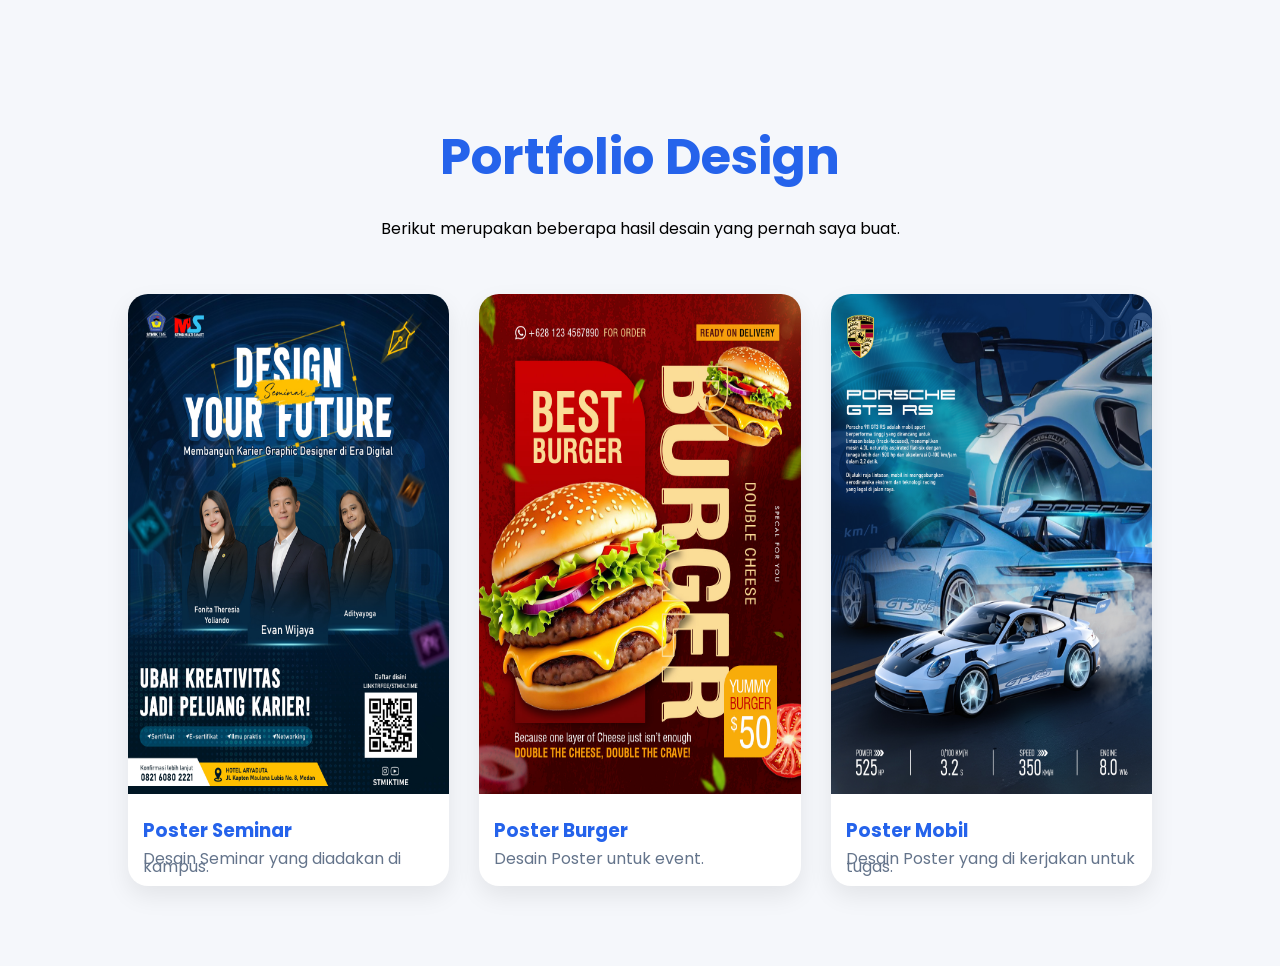
<file: design.html>
<!DOCTYPE html>
<html lang="id">
<head>
    <meta charset="UTF-8">
    <meta name="viewport" content="width=device-width, initial-scale=1.0">
    <title>Profil - Nayla Aurelia Sabil</title>

    <link rel="stylesheet" href="CSS/style.css">
</head>
<body>
    
    <section class="design-page">

    <h1>Portfolio Design</h1>

    <p class="design-intro">
        Berikut merupakan beberapa hasil desain yang pernah saya buat.
    </p>

    <div class="gallery">

        <!-- gambar 1 -->
        <div class="gallery-item">
            <img src="image/poster seminar new.png">
            <div class="gallery-info">
                <h3>Poster Seminar</h3>
                <p>Desain Seminar yang diadakan di kampus.</p>
            </div>
        </div>

        <!-- gambar 2 -->
        <div class="gallery-item">
            <img src="image/burger 2 new.png">
            <div class="gallery-info">
                <h3>Poster Burger</h3>
                <p>Desain Poster untuk event.</p>
            </div>
        </div>

        <!-- gambar 3 -->
        <div class="gallery-item">
            <img src="image/poster mobil new.png">
            <div class="gallery-info">
                <h3>Poster Mobil</h3>
                <p>Desain Poster yang di kerjakan untuk tugas.</p>
            </div>
        </div>

    </div>

</section>
</file>
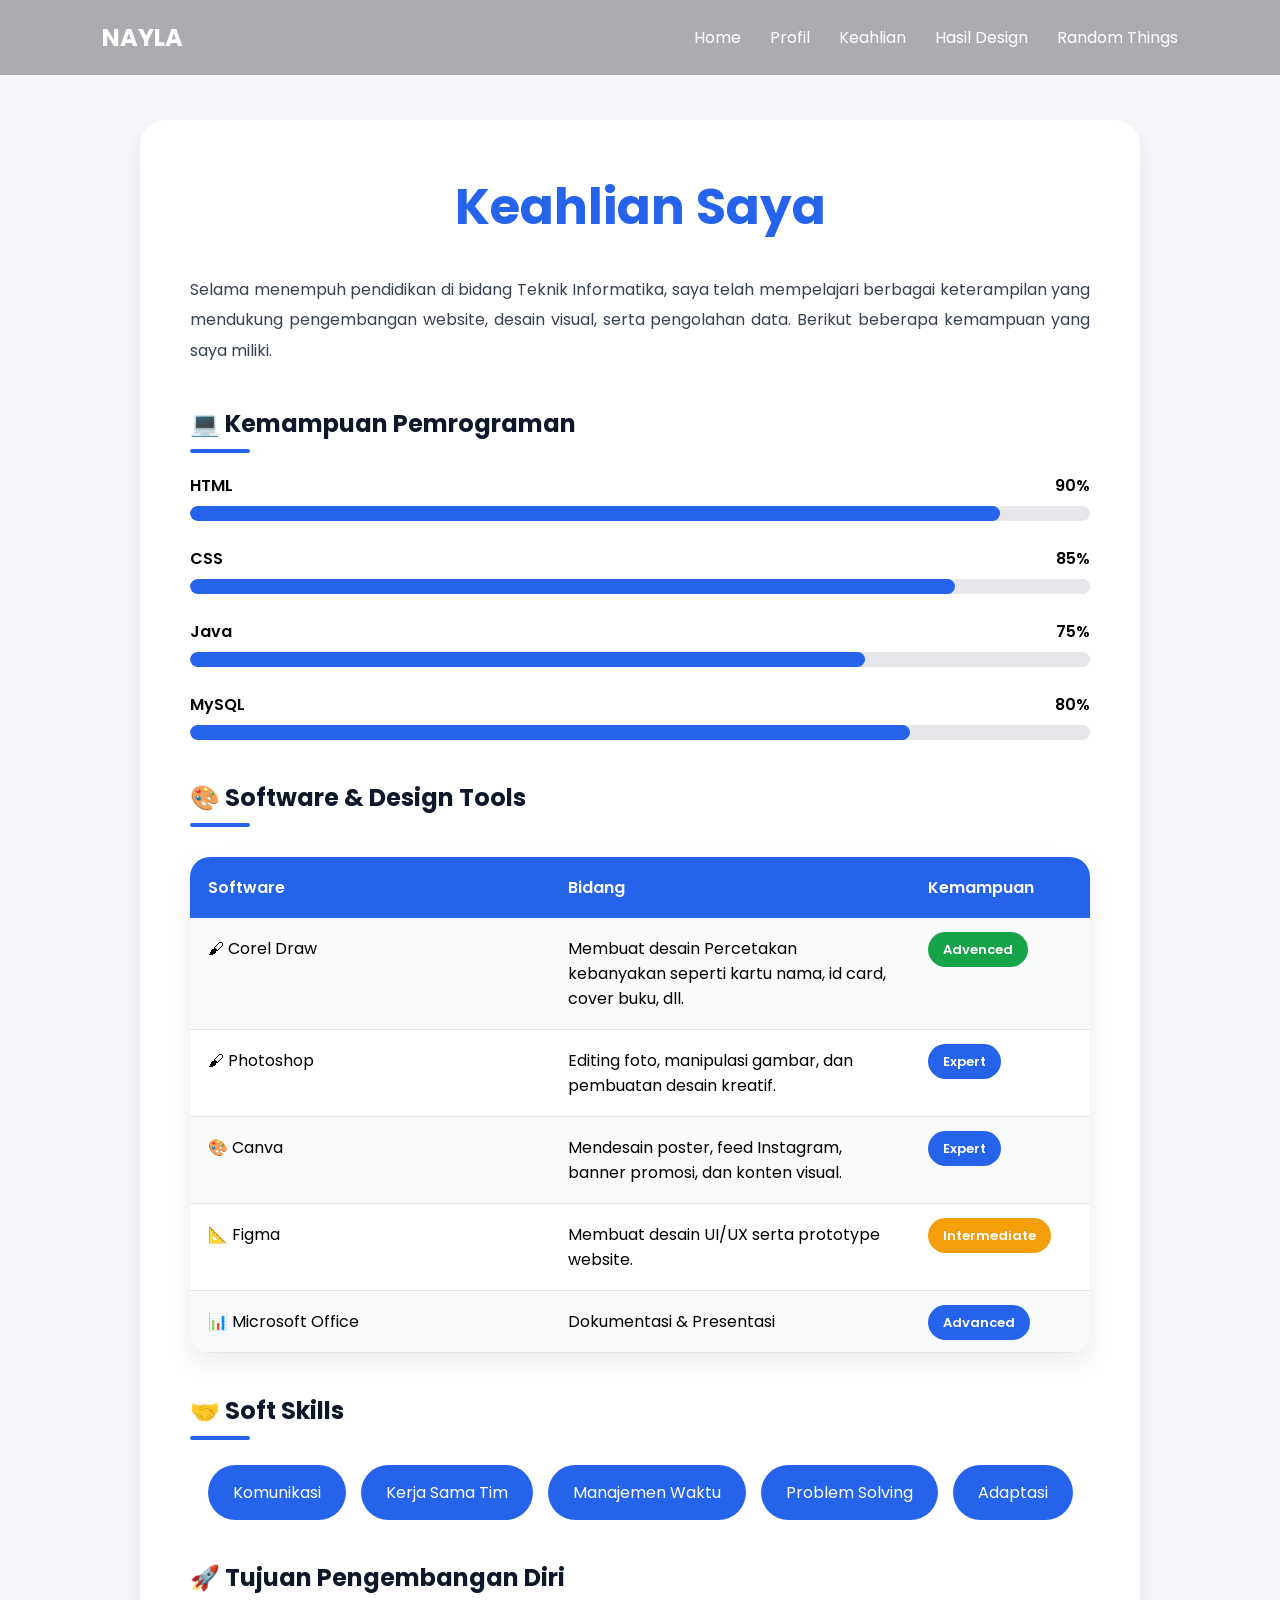
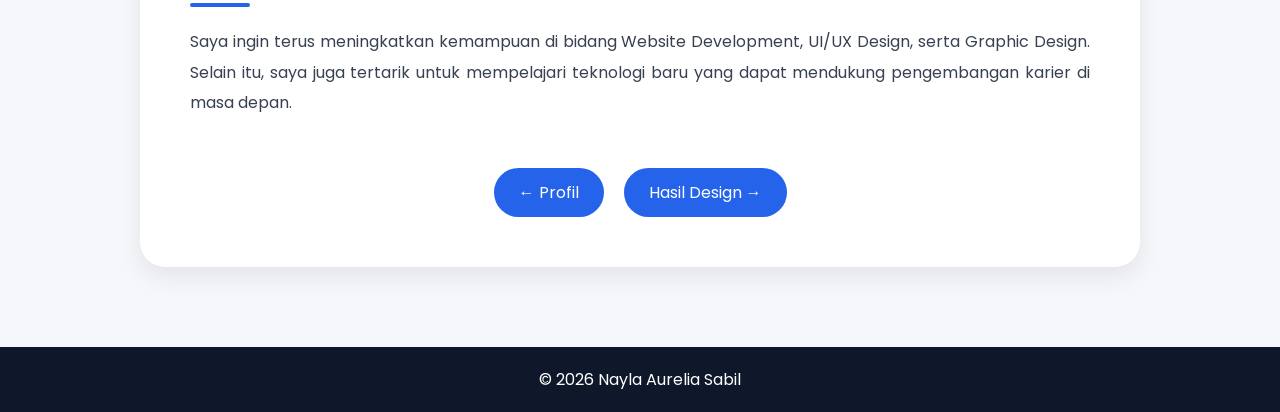
<file: keahlian.html>
<!DOCTYPE html>
<html lang="id">

<head>
    <meta charset="UTF-8">
    <meta name="viewport" content="width=device-width, initial-scale=1.0">
    <title>Keahlian - Nayla Aurelia Sabil</title>

    <link rel="stylesheet" href="CSS/style.css">
</head>

<body>

<header>

    <div class="logo">
        <h2>NAYLA</h2>
    </div>

    <nav>
        <a href="index.html">Home</a>
        <a href="profil.html">Profil</a>
        <a href="keahlian.html">Keahlian</a>
        <a href="design.html">Hasil Design</a>
        <a href="random.html">Random Things</a>
    </nav>

</header>

<section class="keahlian">

    <div class="container">

        <h1>Keahlian Saya</h1>

        <p class="intro">

            Selama menempuh pendidikan di bidang Teknik Informatika,
            saya telah mempelajari berbagai keterampilan yang mendukung
            pengembangan website, desain visual, serta pengolahan data.
            Berikut beberapa kemampuan yang saya miliki.

        </p>

        <h2>💻 Kemampuan Pemrograman</h2>

        <div class="skill">

            <div class="skill-title">
                HTML
                <span>90%</span>
            </div>

            <div class="skill-bar">
                <div class="html"></div>
            </div>

        </div>

        <div class="skill">

            <div class="skill-title">
                CSS
                <span>85%</span>
            </div>

            <div class="skill-bar">
                <div class="css"></div>
            </div>

        </div>

        <div class="skill">

            <div class="skill-title">
                Java
                <span>75%</span>
            </div>

            <div class="skill-bar">
                <div class="java"></div>
            </div>

        </div>

        <div class="skill">

            <div class="skill-title">
                MySQL
                <span>80%</span>
            </div>

            <div class="skill-bar">
                <div class="mysql"></div>
            </div>

        </div>

        <h2>🎨 Software & Design Tools</h2>

<div class="tools-table">

    <div class="tools-header">

        <div>Software</div>
        <div>Bidang</div>
        <div>Kemampuan</div>

    </div>

    <div class="tools-row">

        <div>🖌 Corel Draw</div>

        <div>Membuat desain Percetakan kebanyakan seperti kartu nama, id card, cover buku, dll. </div>

        <div>
            <span class="badge expert">
                Advenced
            </span>
        </div>

    </div>

    <div class="tools-row">

        <div>🖌 Photoshop</div>

        <div>Editing foto, manipulasi gambar, dan pembuatan desain kreatif.</div>

        <div>
            <span class="badge advanced">
                Expert
            </span>
        </div>

    </div>

    <div class="tools-row">

        <div>🎨 Canva</div>

        <div>Mendesain poster, feed Instagram, banner promosi, dan konten visual.</div>

        <div>
            <span class="badge advanced">
                Expert
            </span>
        </div>

    </div>

    <div class="tools-row">

        <div>📐 Figma</div>

        <div>Membuat desain UI/UX serta prototype website.</div>

        <div>
            <span class="badge intermediate">
                Intermediate
            </span>
        </div>

    </div>

    <div class="tools-row">

        <div>📊 Microsoft Office</div>

        <div>Dokumentasi & Presentasi</div>

        <div>
            <span class="badge advanced">
                Advanced
            </span>
        </div>

    </div>

</div>

        <h2>🤝 Soft Skills</h2>

        <div class="softskill">

            <div class="soft-card">
                Komunikasi
            </div>

            <div class="soft-card">
                Kerja Sama Tim
            </div>

            <div class="soft-card">
                Manajemen Waktu
            </div>

            <div class="soft-card">
                Problem Solving
            </div>

             <div class="soft-card">
                Adaptasi
            </div>

        </div>

        <h2>🚀 Tujuan Pengembangan Diri</h2>

        <p>

            Saya ingin terus meningkatkan kemampuan
            di bidang Website Development,
            UI/UX Design, serta Graphic Design.
            Selain itu, saya juga tertarik untuk
            mempelajari teknologi baru yang dapat
            mendukung pengembangan karier di masa depan.

        </p>

        <div class="tombol">

            <a href="profil.html">
                ← Profil
            </a>

            <a href="design.html">
                Hasil Design →
            </a>

        </div>

    </div>

</section>

<footer>

    <p>
        © 2026 Nayla Aurelia Sabil
    </p>

</footer>

</body>
</html>
</file>
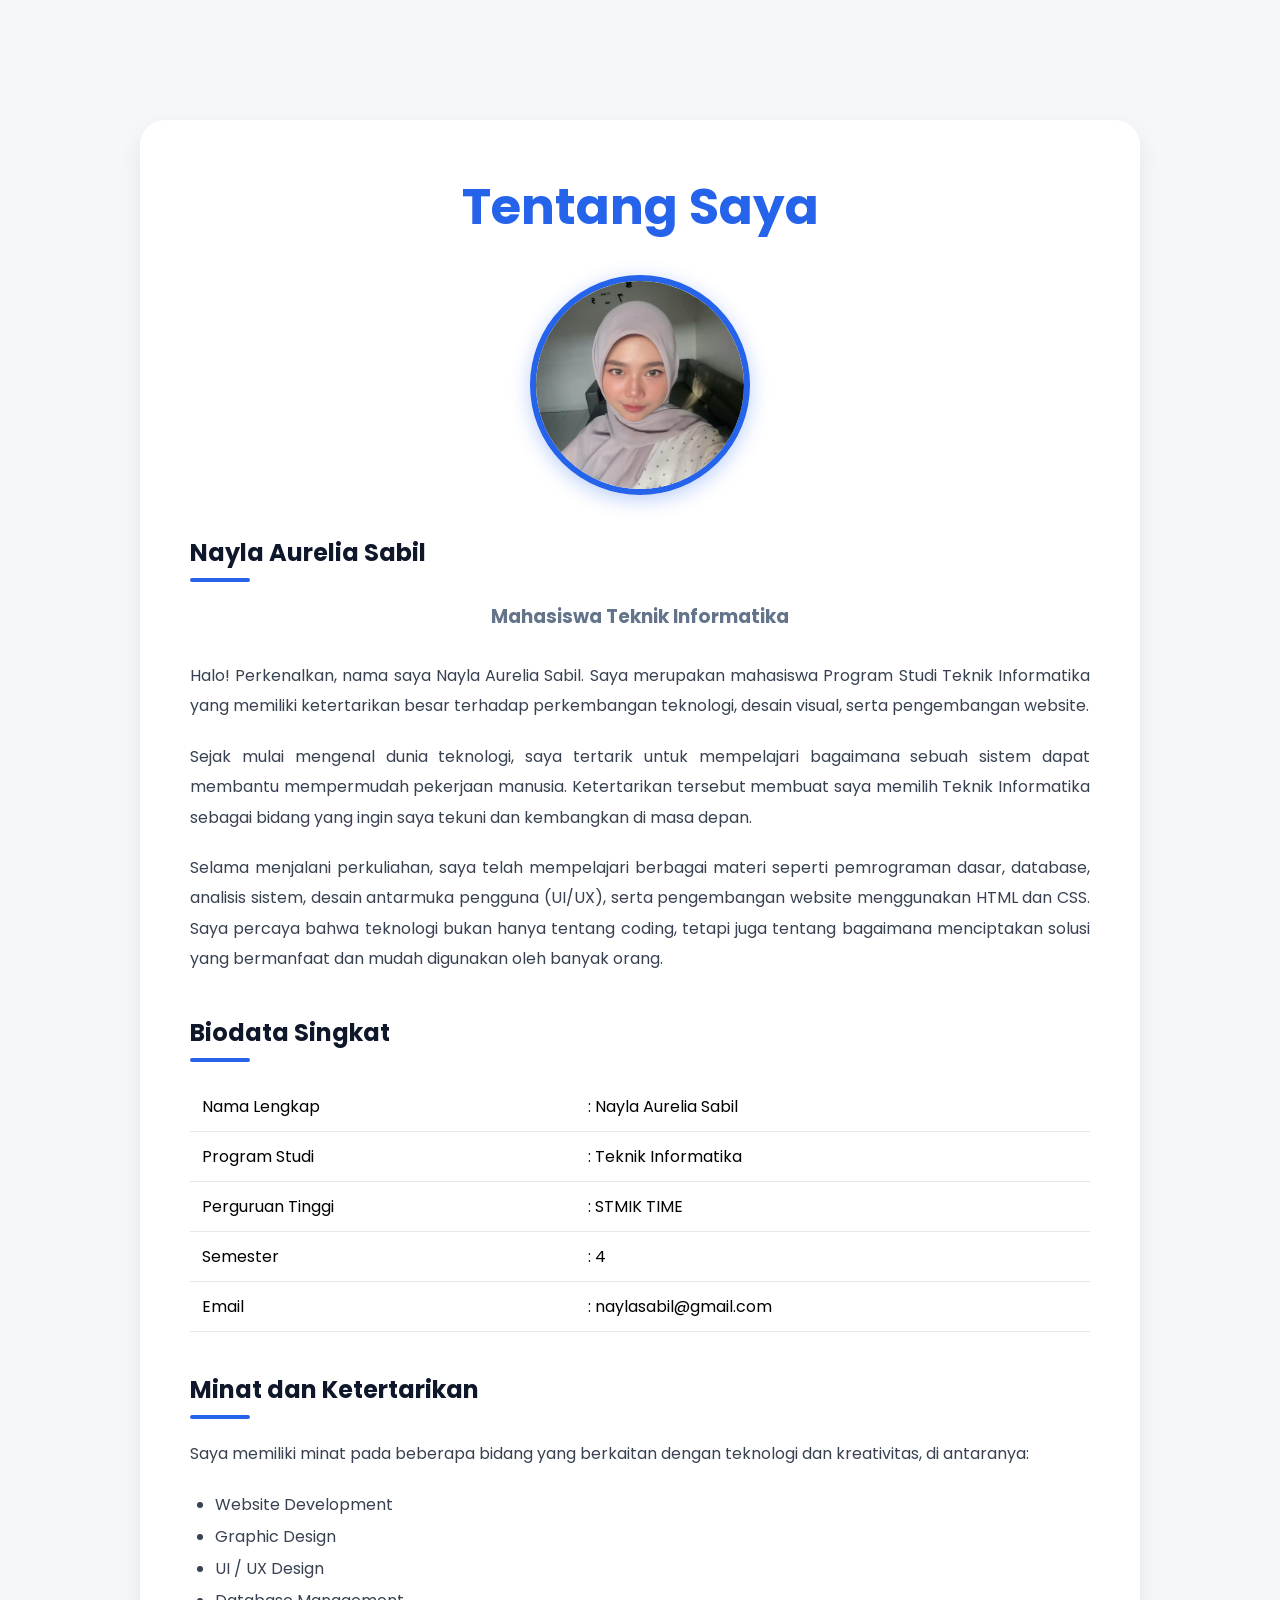
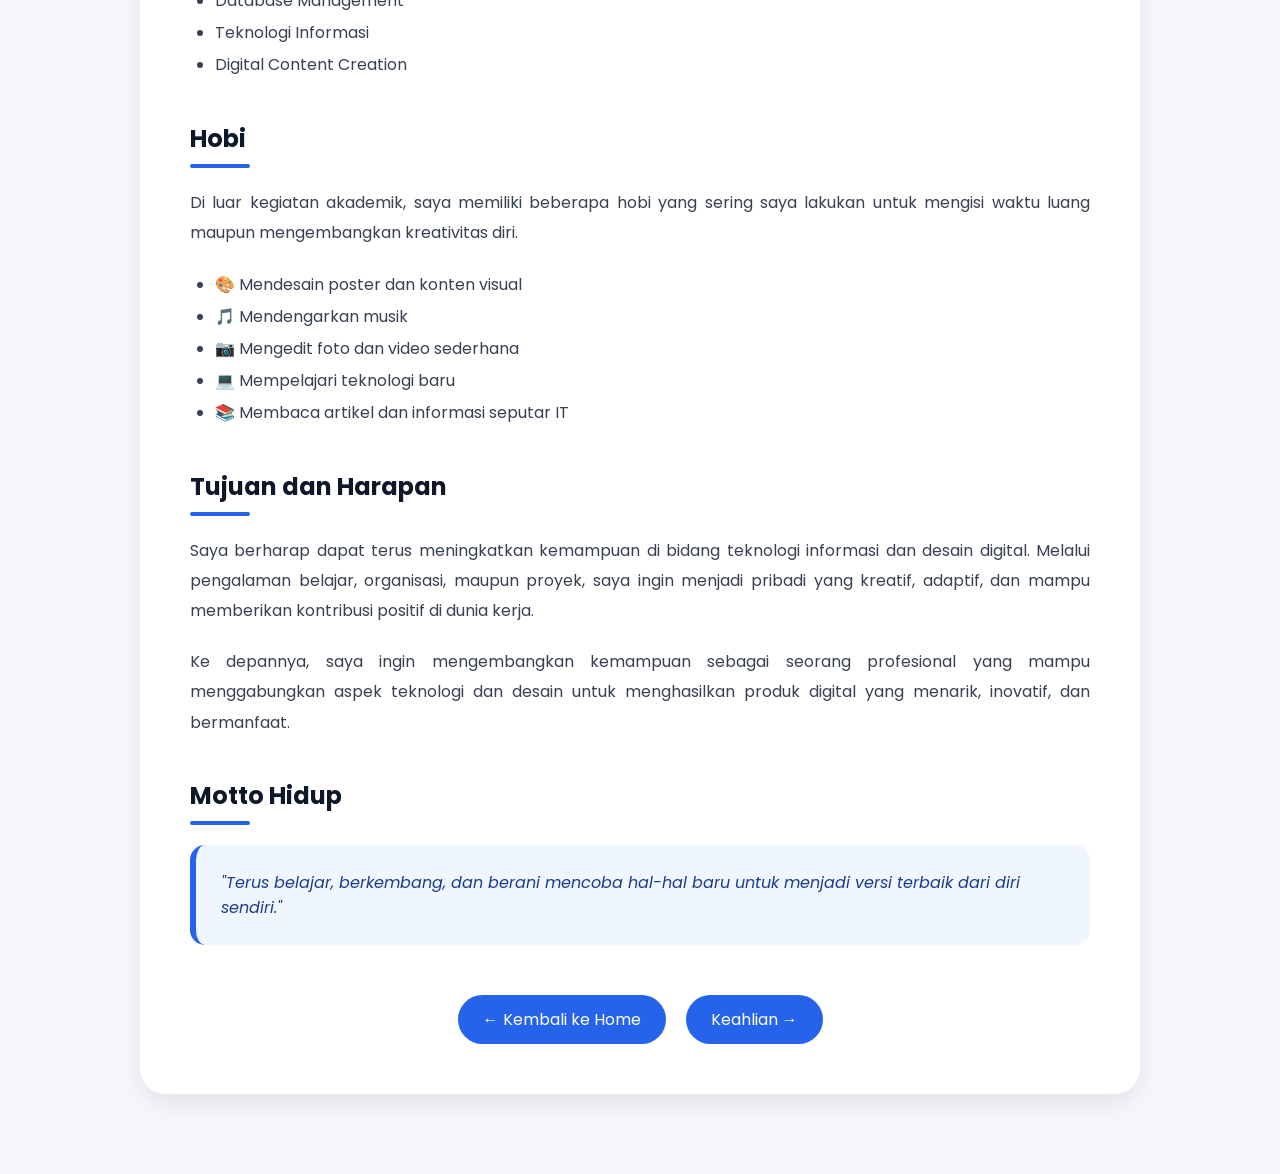
<file: profil.html>
<!DOCTYPE html>
<html lang="id">
<head>
    <meta charset="UTF-8">
    <meta name="viewport" content="width=device-width, initial-scale=1.0">
    <title>Profil - Nayla Aurelia Sabil</title>

    <link rel="stylesheet" href="CSS/style.css">
</head>
<body>

<section class="profil">

    <div class="container">

        <h1>Tentang Saya</h1>

        <img src="image/nayla new.png" alt="Foto Nayla" class="foto-profil">

        <h2>Nayla Aurelia Sabil</h2>

        <h3>Mahasiswa Teknik Informatika</h3>

        <p>
            Halo! Perkenalkan, nama saya Nayla Aurelia Sabil.
            Saya merupakan mahasiswa Program Studi Teknik Informatika
            yang memiliki ketertarikan besar terhadap perkembangan
            teknologi, desain visual, serta pengembangan website.
        </p>

        <p>
            Sejak mulai mengenal dunia teknologi, saya tertarik untuk
            mempelajari bagaimana sebuah sistem dapat membantu
            mempermudah pekerjaan manusia. Ketertarikan tersebut
            membuat saya memilih Teknik Informatika sebagai bidang
            yang ingin saya tekuni dan kembangkan di masa depan.
        </p>

        <p>
            Selama menjalani perkuliahan, saya telah mempelajari
            berbagai materi seperti pemrograman dasar, database,
            analisis sistem, desain antarmuka pengguna (UI/UX),
            serta pengembangan website menggunakan HTML dan CSS.
            Saya percaya bahwa teknologi bukan hanya tentang coding,
            tetapi juga tentang bagaimana menciptakan solusi yang
            bermanfaat dan mudah digunakan oleh banyak orang.
        </p>

        <h2>Biodata Singkat</h2>

        <table class="biodata">

            <tr>
                <td>Nama Lengkap</td>
                <td>: Nayla Aurelia Sabil</td>
            </tr>

            <tr>
                <td>Program Studi</td>
                <td>: Teknik Informatika</td>
            </tr>

            <tr>
                <td>Perguruan Tinggi</td>
                <td>: STMIK TIME</td>
            </tr>

            <tr>
                <td>Semester</td>
                <td>: 4</td>
            </tr>

            <tr>
                <td>Email</td>
                <td>: naylasabil@gmail.com</td>
            </tr>

        </table>

        <h2>Minat dan Ketertarikan</h2>

        <p>
            Saya memiliki minat pada beberapa bidang yang berkaitan
            dengan teknologi dan kreativitas, di antaranya:
        </p>

        <ul>

            <li>Website Development</li>

            <li>Graphic Design</li>

            <li>UI / UX Design</li>

            <li>Database Management</li>

            <li>Teknologi Informasi</li>

            <li>Digital Content Creation</li>

        </ul>

        <h2>Hobi</h2>

        <p>
            Di luar kegiatan akademik, saya memiliki beberapa hobi
            yang sering saya lakukan untuk mengisi waktu luang
            maupun mengembangkan kreativitas diri.
        </p>

        <ul>

            <li>🎨 Mendesain poster dan konten visual</li>

            <li>🎵 Mendengarkan musik</li>

            <li>📷 Mengedit foto dan video sederhana</li>

            <li>💻 Mempelajari teknologi baru</li>

            <li>📚 Membaca artikel dan informasi seputar IT</li>

        </ul>

        <h2>Tujuan dan Harapan</h2>

        <p>
            Saya berharap dapat terus meningkatkan kemampuan
            di bidang teknologi informasi dan desain digital.
            Melalui pengalaman belajar, organisasi, maupun proyek,
            saya ingin menjadi pribadi yang kreatif, adaptif,
            dan mampu memberikan kontribusi positif di dunia kerja.
        </p>

        <p>
            Ke depannya, saya ingin mengembangkan kemampuan
            sebagai seorang profesional yang mampu menggabungkan
            aspek teknologi dan desain untuk menghasilkan produk
            digital yang menarik, inovatif, dan bermanfaat.
        </p>

        <h2>Motto Hidup</h2>

        <blockquote>

            "Terus belajar, berkembang, dan berani mencoba
            hal-hal baru untuk menjadi versi terbaik dari diri sendiri."

        </blockquote>

        <div class="tombol">

            <a href="index.html">← Kembali ke Home</a>

            <a href="keahlian.html">Keahlian →</a>

        </div>

    </div>

</section>

</body>
</html>
</file>
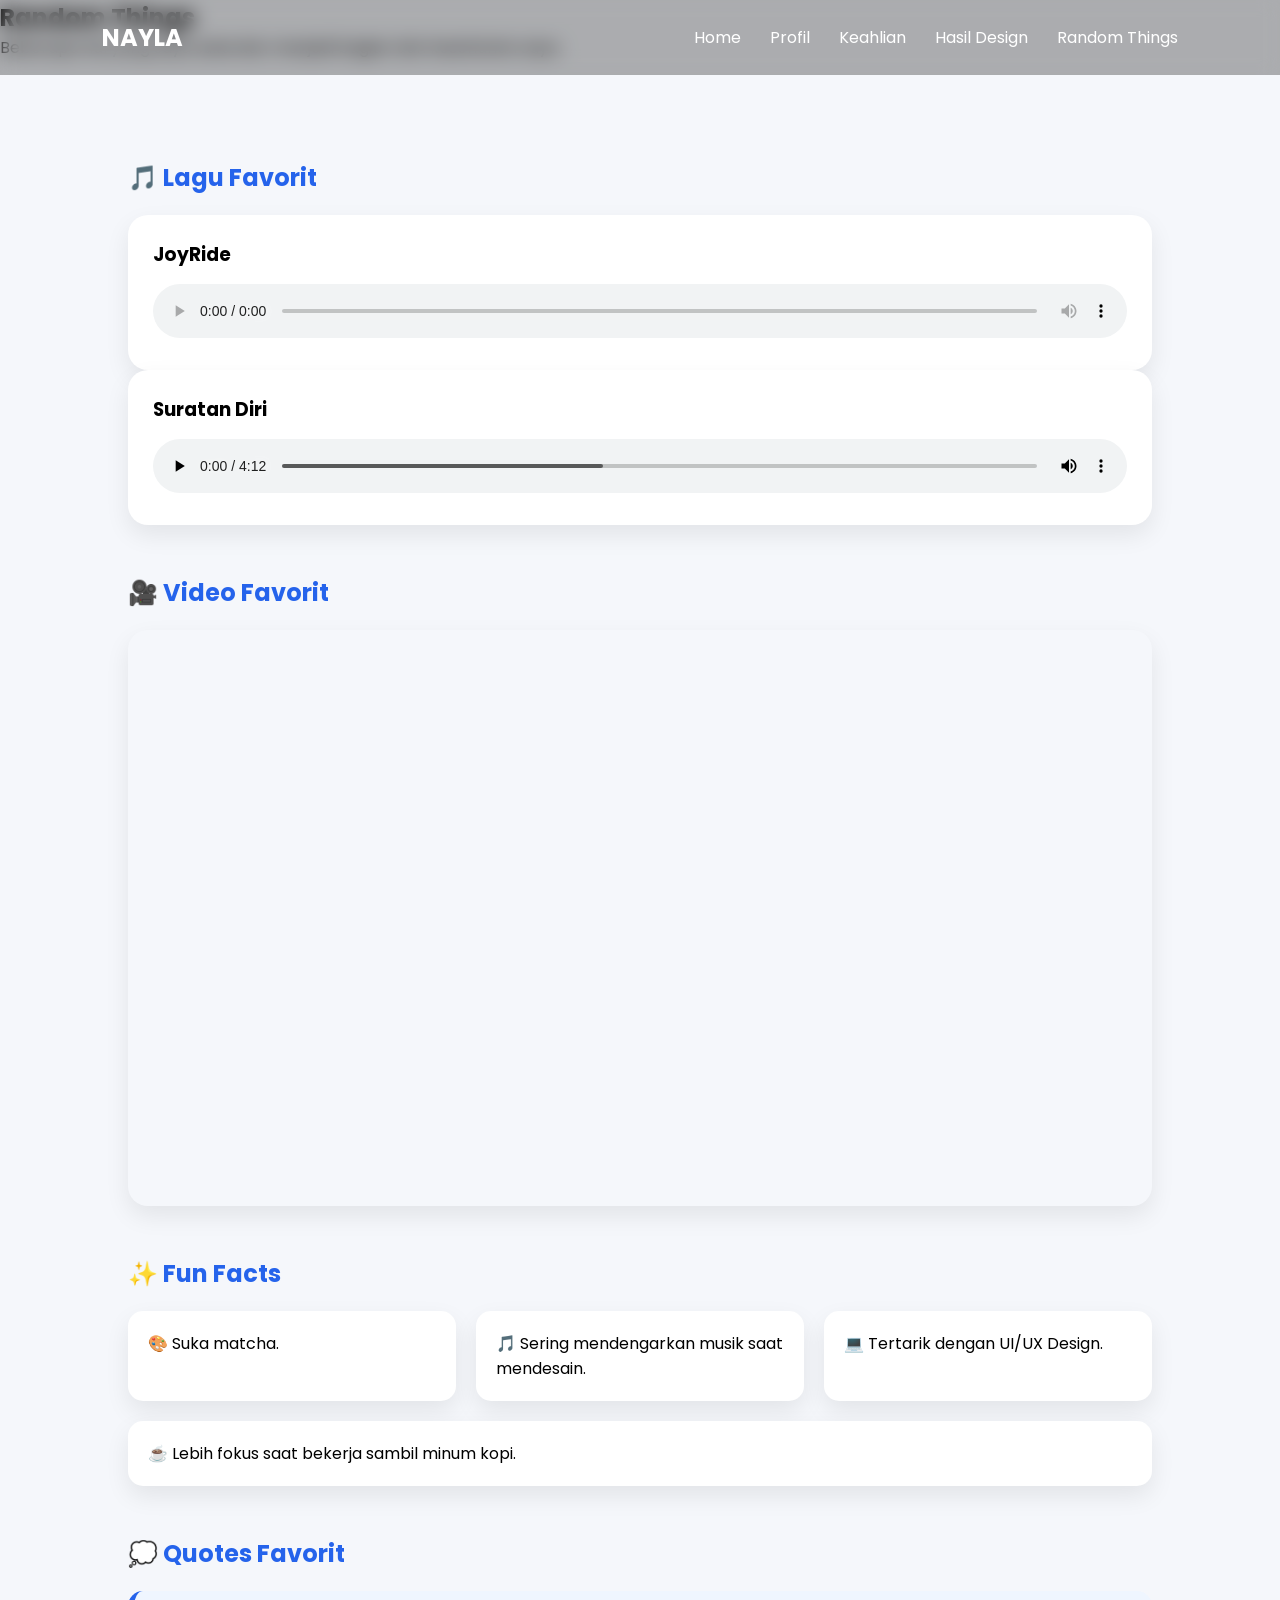
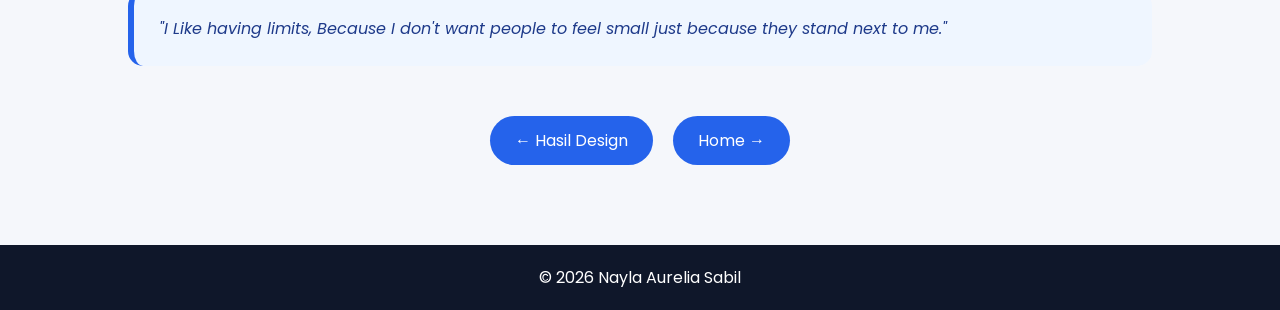
<file: random.html>
<!DOCTYPE html>
<html lang="id">

<head>
    <meta charset="UTF-8">
    <meta name="viewport" content="width=device-width, initial-scale=1.0">
    <title>Random Things</title>

    <link rel="stylesheet" href="CSS/style.css">
</head>

<body>

<header>

    <div class="logo">
        <h2>NAYLA</h2>
    </div>

    <nav>

        <a href="index.html">Home</a>
        <a href="profil.html">Profil</a>
        <a href="keahlian.html">Keahlian</a>
        <a href="design.html">Hasil Design</a>
        <a href="random.html">Random Things</a>

    </nav>

</header>

<section class="page-header">

    <h1>Random Things</h1>

    <p>
        Beberapa hal yang saya sukai dan menjadi bagian dari keseharian saya.
    </p>

</section>

<section class="random-section">

    <h2>🎵 Lagu Favorit</h2>

    <div class="music-card">

        <h3>JoyRide</h3>

        <audio controls>

            <source src="audio/JoyRide.mp3" type="audio/mpeg">

        </audio>

    </div>


    <div class="music-card">

        <h3>Suratan Diri</h3>

        <audio controls>

            <source src="audio/lagu eakk.mp3" type="audio/mpeg">

        </audio>

    </div>

    <h2>🎥 Video Favorit</h2>

    <div class="video-container">

        <iframe width="560" height="315" src="https://www.youtube.com/embed/2XVYsU7kHao?si=-bDQUVyXronP9yxm" 
        title="YouTube video player" frameborder="0" allow="accelerometer; autoplay; clipboard-write; encrypted-media; 
        gyroscope; picture-in-picture; web-share" referrerpolicy="strict-origin-when-cross-origin" allowfullscreen>

        </iframe>

    </div>

    <h2>✨ Fun Facts</h2>

    <div class="facts">

        <div class="fact-card">
            🎨 Suka matcha.
        </div>

        <div class="fact-card">
            🎵 Sering mendengarkan musik saat mendesain.
        </div>

        <div class="fact-card">
            💻 Tertarik dengan UI/UX Design.
        </div>

        <div class="fact-card">
            ☕ Lebih fokus saat bekerja sambil minum kopi.
        </div>

    </div>

    <h2>💭 Quotes Favorit</h2>

    <blockquote>

        "I Like having limits,
        Because I don't want people to feel small just because
        they stand next to me."

    </blockquote>

    <div class="tombol">

        <a href="design.html">
            ← Hasil Design
        </a>

        <a href="index.html">
            Home →
        </a>

    </div>

</section>

<footer>

    <p>
        © 2026 Nayla Aurelia Sabil
    </p>

</footer>

</body>
</html>
</file>
<file: CSS/style.css>
@import url('https://fonts.googleapis.com/css2?family=Poppins:wght@300;400;500;600;700&display=swap');

*{
    margin:0;
    padding:0;
    box-sizing:border-box;
    font-family:'Poppins',sans-serif;
}

body{
    background:#f5f7fb;
}

/* HEADER */

header{

    position:fixed;

    width:100%;

    top:0;

    display:flex;

    justify-content:space-between;

    align-items:center;

    padding:20px 8%;

    background:rgba(0,0,0,0.3);

    backdrop-filter:blur(10px);

    z-index:1000;
}

.logo h2{

    color:white;
}

nav a{

    color:white;

    text-decoration:none;

    margin-left:25px;

    transition:.3s;
}

nav a:hover{

    color:#60a5fa;
}

/* HERO */

.hero{

    min-height:100vh;

    background:
    linear-gradient(
    rgba(0,0,0,.6),
    rgba(0,0,0,.6)
    ),

    url("../image/background.jpeg");

    background-size:cover;
    background-position:center;

    display:flex;

    justify-content:center;

    align-items:center;

    text-align:center;
}

.hero-content{

    color:white;

    max-width:700px;
}

.hero-content img{

    width:220px;
    height:220px;

    object-fit:cover;

    border-radius:50%;

    border:6px solid white;

    margin-bottom:20px;
}

.hero-content h1{

    font-size:55px;
}

.hero-content h3{

    color:#93c5fd;

    margin:15px 0;
}

.hero-content p{

    line-height:1.8;

    margin-bottom:30px;
}

.btn{

    display:inline-block;

    background:#2563eb;

    color:white;

    text-decoration:none;

    padding:12px 30px;

    border-radius:50px;

    transition:.3s;
}

.btn:hover{

    background:white;

    color:#2563eb;
}

/* MENU */

.menu-section{

    padding:100px 10%;
}

.menu-section h2{

    text-align:center;

    margin-bottom:50px;

    font-size:40px;
}

.menu-container{

    display:flex;

    gap:30px;

    justify-content:center;

    flex-wrap:wrap;
}

.menu-card{

    width:260px;

    background:white;

    padding:30px;

    border-radius:20px;

    text-decoration:none;

    color:#333;

    box-shadow:0 10px 25px rgba(0,0,0,.08);

    transition:.3s;
}

.menu-card:hover{

    transform:translateY(-10px);
}

.menu-card h3{

    margin-bottom:15px;

    color:#2563eb;
}

footer{

    background:#0f172a;

    color:white;

    text-align:center;

    padding:20px;
}


/* ==================================
   HALAMAN PROFIL
================================== */

.profil{

    padding:120px 10% 80px;

    background:#f5f7fb;

}

.container{

    max-width:1000px;

    margin:auto;

    background:white;

    padding:50px;

    border-radius:25px;

    box-shadow:0 10px 25px rgba(0,0,0,.08);

}

.container h1{

    text-align:center;

    font-size:50px;

    color:#2563eb;

    margin-bottom:30px;

}

.foto-profil{

    display:block;

    margin:auto;

    width:220px;

    height:220px;

    object-fit:cover;

    border-radius:50%;

    border:6px solid #2563eb;

    box-shadow:0 5px 20px rgba(37,99,235,.3);

    margin-bottom:25px;

}

.container h2{

    color:#0f172a;

    margin-top:40px;

    margin-bottom:20px;

}

.container h3{

    text-align:center;

    color:#64748b;

    margin-bottom:30px;

}

.container p{

    line-height:1.9;

    text-align:justify;

    margin-bottom:20px;

    color:#374151;

}

/* BIODATA */

.biodata{

    width:100%;

    margin-top:20px;

    border-collapse:collapse;

}

.biodata td{

    padding:12px;

    border-bottom:1px solid #e5e7eb;

}

/* LIST */

.container ul{

    margin-left:25px;

    line-height:2;

    color:#374151;

}

/* MOTTO */

blockquote{

    margin-top:20px;

    padding:25px;

    background:#eff6ff;

    border-left:6px solid #2563eb;

    border-radius:15px;

    font-style:italic;

    color:#1e3a8a;

}

/* TOMBOL */

.tombol{

    display:flex;

    justify-content:center;

    gap:20px;

    margin-top:50px;

    flex-wrap:wrap;

}

.tombol a{

    text-decoration:none;

    background:#2563eb;

    color:white;

    padding:12px 25px;

    border-radius:50px;

    transition:.3s;

}

.tombol a:hover{

    background:#0f172a;

    transform:translateY(-3px);

}

/* SECTION TITLE */

.container h2::after{

    content:"";

    display:block;

    width:60px;

    height:4px;

    background:#2563eb;

    margin-top:8px;

    border-radius:10px;

}

/* RESPONSIVE */

@media(max-width:768px){

.container{

    padding:30px;

}

.container h1{

    font-size:36px;

}

.foto-profil{

    width:180px;
    height:180px;

}

.tombol{

    flex-direction:column;

    align-items:center;

}

}

/* ==========================
   KEAHLIAN
========================== */

.keahlian{

    padding:120px 10% 80px;

}

.intro{

    text-align:center;

    margin-bottom:40px;

    line-height:1.8;

}

/* SKILL BAR */

.skill{

    margin-bottom:25px;

}

.skill-title{

    display:flex;

    justify-content:space-between;

    margin-bottom:8px;

    font-weight:600;

}

.skill-bar{

    width:100%;

    height:15px;

    background:#e5e7eb;

    border-radius:50px;

    overflow:hidden;

}

.skill-bar div{

    height:100%;

    border-radius:50px;

    background:#2563eb;

}

.html{
    width:90%;
}

.css{
    width:85%;
}

.java{
    width:75%;
}

.mysql{
    width:80%;
}


/* TOOLS */

.tools-table{

    margin-top:30px;

    border-radius:20px;

    overflow:hidden;

    box-shadow:0 10px 25px rgba(0,0,0,.08);

}

.tools-header{

    display:grid;

    grid-template-columns:2fr 2fr 1fr;

    background:#2563eb;

    color:white;

    font-weight:600;

}

.tools-header div{

    padding:18px;

}

.tools-row{

    display:grid;

    grid-template-columns:2fr 2fr 1fr;

    background:white;

    transition:.3s;

}

.tools-row:nth-child(even){

    background:#f8fafc;

}

.tools-row:hover{

    background:#dbeafe;

}

.tools-row div{

    padding:18px;

    border-bottom:1px solid #e5e7eb;

}

.badge{

    padding:8px 15px;

    border-radius:50px;

    color:white;

    font-size:13px;

    font-weight:600;

}

.expert{

    background:#16a34a;

}

.advanced{

    background:#2563eb;

}

.intermediate{

    background:#f59e0b;

}

/* SOFT SKILL */

.softskill{

    display:flex;

    gap:15px;

    flex-wrap:wrap;

    justify-content:center;

    margin-top:25px;

}

.soft-card{

    background:#2563eb;

    color:white;

    padding:15px 25px;

    border-radius:50px;

}


/* ==========================
   DESIGN PAGE
========================== */

.design-page{

    padding:120px 10% 80px;

}

.design-page h1{

    text-align:center;

    font-size:50px;

    color:#2563eb;

    margin-bottom:20px;

}

.design-intro{

    text-align:center;

    max-width:800px;

    margin:auto;

    margin-bottom:50px;

    line-height:1.8;

}

/* GALLERY */

.gallery{

    display:grid;

    grid-template-columns:
    repeat(auto-fit,minmax(320px,1fr));

    gap:30px;

}

.gallery-item{

    background:white;

    border-radius:20px;

    overflow:hidden;

    box-shadow:0 10px 25px rgba(0,0,0,.08);

    transition:.4s;

}

.gallery-item:hover{

    transform:translateY(-10px);

}

.gallery-item img{

    width:100%;

    height:500px;

    object-fit: fill;

    transition:.4s;

}

.gallery-item:hover img{

    transform:scale(1.05);

}

.gallery-info{

    padding:15px;

}

.gallery-info h3{

    color:#2563eb;

    margin-bottom:10px;

}

.gallery-info p{

    color:#64748b;

    line-height:0.5;

}


/* ==========================
   RANDOM THINGS
========================== */

.random-section{

    padding:50px 10% 80px;

}

.random-section h2{

    margin-top:50px;

    margin-bottom:20px;

    color:#2563eb;

}

.music-card{

    background:white;

    padding:25px;

    border-radius:20px;

    box-shadow:0 10px 25px rgba(0,0,0,.08);

}

.music-card h3{

    margin-bottom:15px;

}

.music-card audio{

    width:100%;

}

.video-container{

    position:relative;

    padding-bottom:56.25%;

    height:0;

    overflow:hidden;

    border-radius:20px;

    box-shadow:0 10px 25px rgba(0,0,0,.08);

}

.video-container iframe{

    position:absolute;

    top:0;

    left:0;

    width:100%;

    height:100%;

}

.facts{

    display:flex;

    flex-wrap:wrap;

    gap:20px;

}

.fact-card{

    background:white;

    padding:20px;

    border-radius:15px;

    box-shadow:0 10px 25px rgba(0,0,0,.08);

    flex:1 1 250px;

}

.fact-card:hover{

    transform:translateY(-5px);

    transition:.3s;

}
</file>
